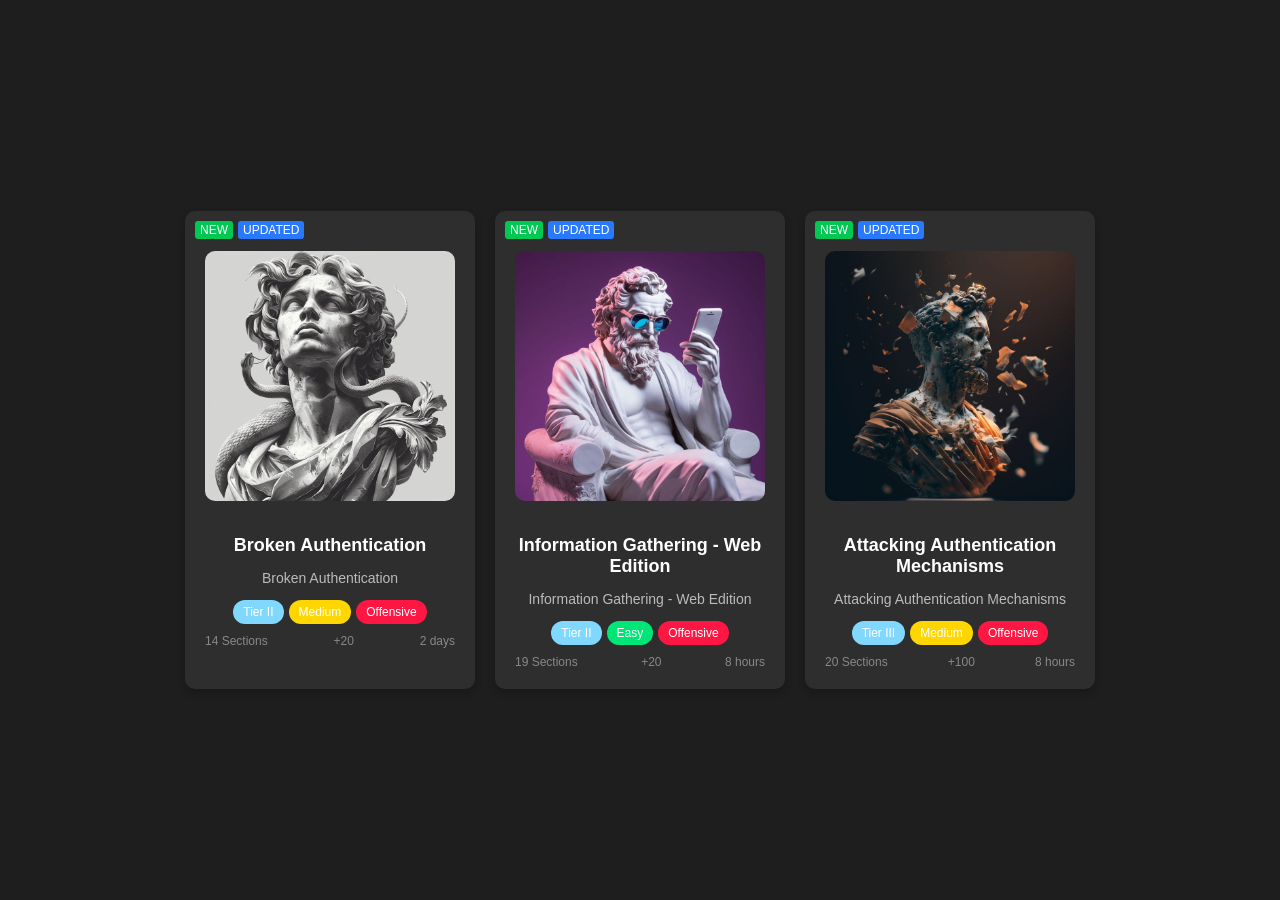
<file: FullSet/New folder (4)/index.html>
<!DOCTYPE html>
<html lang="en">
<head>
    <meta charset="UTF-8">
    <meta name="viewport" content="width=device-width, initial-scale=1.0">
    <title>Course Cards</title>
    <link rel="stylesheet" href="style.css">
</head>
<body>
    <div class="card-container">
        <div class="card">
            <div class="card-header">
                <span class="new-tag">NEW</span>
                <span class="updated-tag">UPDATED</span>
                <span class="heart-icon"></span>
            </div>
            <img src="1.jpeg" alt="Broken Authentication" class="card-image">
            <h2>Broken Authentication</h2>
            <p>Broken Authentication</p>
            <div class="tags">
                <span class="tier">Tier II</span>
                <span class="difficulty medium">Medium</span>
                <span class="type offensive">Offensive</span>
            </div>
            <div class="details">
                <span>14 Sections</span>
                <span>+20</span>
                <span>2 days</span>
            </div>
        </div>
        <div class="card">

            <div class="card-header">
                <span class="new-tag">NEW</span>
                <span class="updated-tag">UPDATED</span>

            </div>
            <img src="2.jpeg" alt="Information Gathering - Web Edition" class="card-image">
            <h2>Information Gathering - Web Edition</h2>
            <p>Information Gathering - Web Edition</p>
            <div class="tags">
                <span class="tier">Tier II</span>
                <span class="difficulty easy">Easy</span>
                <span class="type offensive">Offensive</span>
            </div>
            <div class="details">
                <span>19 Sections</span>
                <span>+20</span>
                <span>8 hours</span>
            </div>
        </div>
        <div class="card">
            <div class="card-header">
                <span class="new-tag">NEW</span>
                <span class="updated-tag">UPDATED</span>

            </div>
            <img src="3.jpeg" alt="Attacking Authentication Mechanisms" class="card-image">
            <h2>Attacking Authentication Mechanisms</h2>
            <p>Attacking Authentication Mechanisms</p>
            <div class="tags">
                <span class="tier">Tier III</span>
                <span class="difficulty medium">Medium</span>
                <span class="type offensive">Offensive</span>
            </div>
            <div class="details">
                <span>20 Sections</span>
                <span>+100</span>
                <span>8 hours</span>
            </div>
        </div>
    </div>
</body>
</html>
</file>
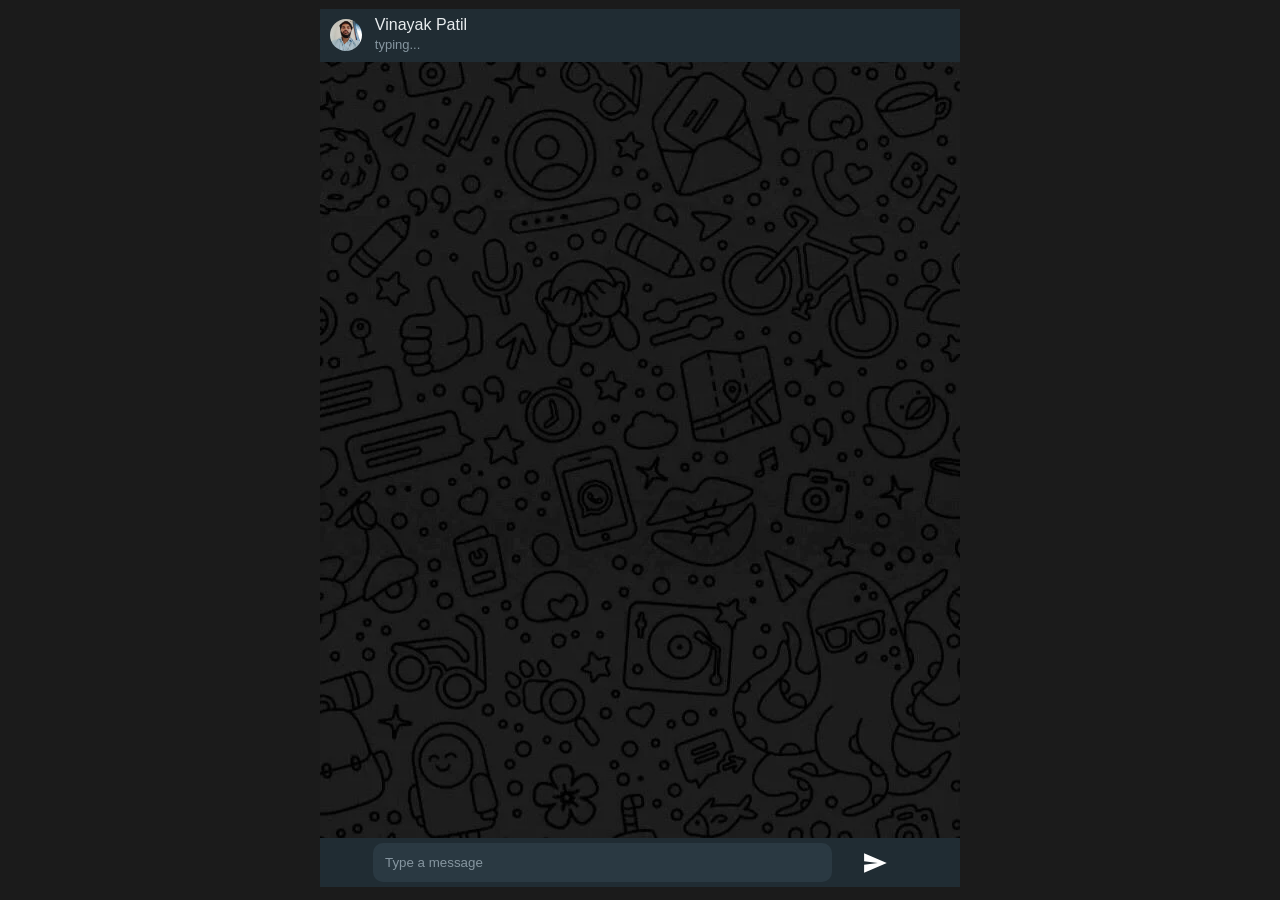
<file: Net_Caerus/Portfolio/index.html>
<!DOCTYPE html>
<html lang="en">

<head>
    <meta charset="UTF-8">
    <meta http-equiv="X-UA-Compatible" content="IE=edge">
    <link rel="stylesheet" href="style.css">
    <script src="script.js"></script>
    <meta name="viewport" content="width=device-width, initial-scale=1.0">
    <meta property="og:site_name" content="View Vinayak Patil's Portfolio Website">
    <meta property="og:title" content="Developer | Tech Enthusiast" />
    <meta property="og:description"
        content="Hello there 👋🏻,My name is Vinayak Ramchandra Patil.I am a Computer Engineering student at Ch. Shivaji University 👨🏻‍💻📚I am eager to hear about potential career opportunities, so I would be pleased to chat about job openings in the engineering sphere.Send 'help' to know more about me." />
    <meta property="og:image" itemprop="image" content="https://vinayak-portfolio-09.herokuapp.com/images/dp.jpg">
    <meta property="og:type" content="website" />

    <link itemprop="thumbnailUrl" href="https://vinayak-portfolio-09.herokuapp.com/images/dp.jpg">
    <!-- No need to change anything here -->
    <meta property="og:type" content="website" />
    <meta property="og:image:type" content="image/jpeg">

    <!-- Size of image. Any size up to 300. Anything above 300px will not work in WhatsApp -->
    <meta property="og:image:width" content="300">
    <meta property="og:image:height" content="300">
    <meta property="og:updated_time" content="1440432930" />

    <title>Developer | Tech Enthusiast | </title>
</head>

<body onload="startFunction()">

    <link itemprop="thumbnailUrl" href="https://vinayak-portfolio-09.herokuapp.com/images/dp.jpg">
    <span itemprop="thumbnail" itemscope itemtype="http://schema.org/ImageObject">
        <link itemprop="url" href="https://vinayak-portfolio-09.herokuapp.com/images/dp.jpg">
    </span>

    <nav>

        <div class="navbar">
            <img class="dpimg" onclick="openFullScreenDP()" src="images/squareDp.jpg" alt="">
            <div class="personalInfo">
                <label id="name">Vinayak Patil</label>
                <label id="lastseen">last seen today at 3:24 pms</label>
            </div>
        </div>

    </nav>


    <div class="scrollable" id="myScrollable">

        <div class="fullScreenDP" id="fullScreenDP">
            <div class="insideDP">
                <img class="dp" src="images/squareDp.jpg" alt="">
                <svg class="closeBTN" onclick="closeFullDP()" xmlns="http://www.w3.org/2000/svg" width="64px"
                    viewBox="0 0 512 512" height="64px">
                    <path class="btnColor" fill="#E04F5F"
                        d="M504.1,256C504.1,119,393,7.9,256,7.9C119,7.9,7.9,119,7.9,256C7.9,393,119,504.1,256,504.1C393,504.1,504.1,393,504.1,256z" />
                    <path fill="#FFF"
                        d="M285,256l72.5-84.2c7.9-9.2,6.9-23-2.3-31c-9.2-7.9-23-6.9-30.9,2.3L256,222.4l-68.2-79.2c-7.9-9.2-21.8-10.2-31-2.3c-9.2,7.9-10.2,21.8-2.3,31L227,256l-72.5,84.2c-7.9,9.2-6.9,23,2.3,31c4.1,3.6,9.2,5.3,14.3,5.3c6.2,0,12.3-2.6,16.6-7.6l68.2-79.2l68.2,79.2c4.3,5,10.5,7.6,16.6,7.6c5.1,0,10.2-1.7,14.3-5.3c9.2-7.9,10.2-21.8,2.3-31L285,256z" />
                </svg>
            </div>
        </div>

        <div id="chatting" class="chatting">
            <ul id="listUL">
            </ul>
        </div>
    </div>


    <footer>
        <div class="sendBar">
            <input id="inputMSG" onkeypress="isEnter(event)" type="text" placeholder="Type a message" autofocus>
            <svg onclick="sendMsg()" viewBox="0 0 24 24" width="24" height="24" class="">
                <path fill="currentColor"
                    d="M1.101 21.757 23.8 12.028 1.101 2.3l.011 7.912 13.623 1.816-13.623 1.817-.011 7.912z"></path>
            </svg>
        </div>
    </footer>

</body>

</html>
</file>
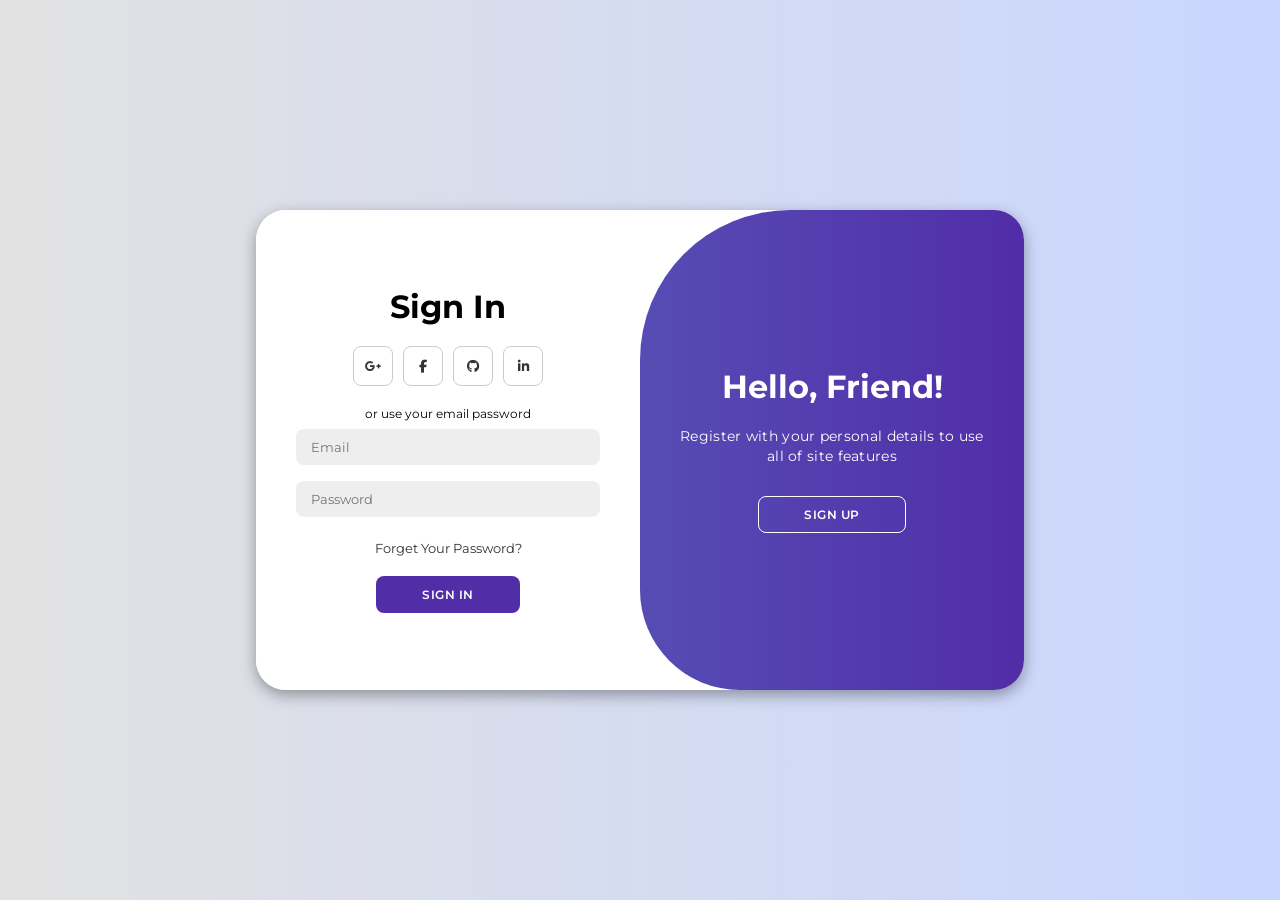
<file: Final_Project_Web/Modern-Login-master/Modern-Login-master/index.html>
<!DOCTYPE html>
<html lang="en">

<head>
    <meta charset="UTF-8">
    <meta name="viewport" content="width=device-width, initial-scale=1.0">
    <link rel="stylesheet" href="https://cdnjs.cloudflare.com/ajax/libs/font-awesome/6.4.2/css/all.min.css">
    <link rel="stylesheet" href="style.css">
    <title> Login Page | Naviya</title>
</head>

<body>

    <div class="container" id="container">
        <div class="form-container sign-up">
            <form>
                <h1>Create Account</h1>
                <div class="social-icons">
                    <a href="#" class="icon"><i class="fa-brands fa-google-plus-g"></i></a>
                    <a href="#" class="icon"><i class="fa-brands fa-facebook-f"></i></a>
                    <a href="#" class="icon"><i class="fa-brands fa-github"></i></a>
                    <a href="#" class="icon"><i class="fa-brands fa-linkedin-in"></i></a>
                </div>
                <span>or use your email for registeration</span>
                <input type="text" placeholder="Name">
                <input type="email" placeholder="Email">
                <input type="password" placeholder="Password">
                <button>Sign Up</button>
            </form>
        </div>
        <div class="form-container sign-in">
            <form>
                <h1>Sign In</h1>
                <div class="social-icons">
                    <a href="#" class="icon"><i class="fa-brands fa-google-plus-g"></i></a>
                    <a href="#" class="icon"><i class="fa-brands fa-facebook-f"></i></a>
                    <a href="#" class="icon"><i class="fa-brands fa-github"></i></a>
                    <a href="#" class="icon"><i class="fa-brands fa-linkedin-in"></i></a>
                </div>
                <span>or use your email password</span>
                <input type="email" placeholder="Email">
                <input type="password" placeholder="Password">
                <a href="#">Forget Your Password?</a>
                <button>Sign In</button>
            </form>
        </div>
        <div class="toggle-container">
            <div class="toggle">
                <div class="toggle-panel toggle-left">
                    <h1>Welcome Back!</h1>
                    <p>Enter your personal details to use all of site features</p>
                    <button class="hidden" id="login">Sign In</button>
                </div>
                <div class="toggle-panel toggle-right">
                    <h1>Hello, Friend!</h1>
                    <p>Register with your personal details to use all of site features</p>
                    <button class="hidden" id="register">Sign Up</button>
                </div>
            </div>
        </div>
    </div>

    <script src="script.js"></script>
</body>

</html>
</file>
<file: FullSet/New folder (4)/style.css>
body {
    font-family: Arial, sans-serif;
    background-color: #1e1e1e;
    color: #fff;
    display: flex;
    justify-content: center;
    align-items: center;
    height: 100vh;
    margin: 0;
}

.card-container {
    display: flex;
    gap: 20px;
}

.card {
    background-color: #2e2e2e;
    border-radius: 10px;
    box-shadow: 0 4px 8px rgba(0, 0, 0, 0.2);
    width: 250px;
    padding: 20px;
    text-align: center;
    position: relative;
    color: #fff;
}

.card-header {
    position: absolute;
    top: 10px;
    left: 10px;
    display: flex;
    gap: 5px;
}

.new-tag, .updated-tag, .heart-icon {
    padding: 2px 5px;
    border-radius: 3px;
    font-size: 12px;
    color: #fff;
}

.new-tag {
    background-color: #00c853;
}

.updated-tag {
    background-color: #2979ff;
}

.heart-icon {
    background-color: transparent;
    color: red;
    font-size: 20px;
    position: absolute;
    top: 10px;
    right: 10px;
}

.card-image {
    width: 100%;
    height: auto;
    border-radius: 10px;
    margin: 20px 0;
}

h2 {
    margin: 10px 0;
    font-size: 18px;
}

p {
    font-size: 14px;
    color: #bbb;
}

.tags {
    display: flex;
    justify-content: center;
    gap: 5px;
    margin: 10px 0;
}

.tier, .difficulty, .type {
    padding: 5px 10px;
    border-radius: 15px;
    font-size: 12px;
    color: #fff;
}

.tier {
    background-color: #80d8ff;
}

.difficulty.easy {
    background-color: #00e676;
}

.difficulty.medium {
    background-color: #ffd600;
}

.type.offensive {
    background-color: #ff1744;
}

.details {
    display: flex;
    justify-content: space-between;
    margin-top: 10px;
    font-size: 12px;
    color: #888;
}
</file>
<file: Net_Caerus/Portfolio/style.css>
*{
    padding: 0;
    margin: 0;
    font-family: Verdana, Tahoma, sans-serif;
}

body{
    padding-top: 1vh;
    background-color: #1b1b1b;
    background-size: unset;
    background-repeat: repeat;
    height: 98vh;
}

nav{
    display: flex;
    height: 6%;
    background-color: #202c33;
}

.navbar{
    width: 100%;
    display: flex;
}


.dpimg{
    cursor: pointer;
    border-radius: 100%;
    width: 5%;
    height: 5%;
    height: auto;
    margin: auto 0px;
    margin-left: 10px;
}

.navbar .personalInfo{
    line-height: 100%;
    display: flex;
    flex-direction: column;
    margin: auto 0px;
    margin-left: 2%;
}

.personalInfo #name{
    color: #e9edef;
    margin-bottom: 4px;
}

.personalInfo #lastseen{
    color: #8696a0;
    font-size: small;
}


.scrollable{
    overflow-y: scroll;
    color: #fff;
    display: flex;
    height: 88%;
    flex-direction: column;
    background-image: url('images/bg.webp');
    align-items: flex-end;
    position: relative;
    -ms-overflow-style: none; 
    scrollbar-width: none; 
    position: relative;
}

.scrollable .chatting{
    overflow-y: scroll;
    -ms-overflow-style: none; 
    scrollbar-width:none; 
    position: relative;
    height: 100%;
    width: 100%;
}

.scrollable .chatting::-webkit-scrollbar {
    display: none;
  }

#listUL{
    overflow-y: hidden;
    position: static;
    width: 100%;
    bottom: 0;
    list-style-type: none;
    display: flex;
    flex-direction: column;
}

#listUL li{
    width: 100%;
    text-decoration: none;
    flex-direction: row-reverse;
}

.sent{
    text-align: end;
    float: right;
    width: auto;
    max-width: 45%;
}

.green{
    margin: 5px;
    text-align: start;
    width: auto;
    padding: 10px;
    background-color: #005c4b;
    border-radius: 15px 15px 0px;
}

#sentlabel{
    color: #94bab3;
    display: block;
    text-align: end;
    font-size: x-small;
}

.recieved{
    float: left;
    width: 45%;
    max-width: 45%;
    background-color: red;

}


.grey{
    max-width: 45%;
    margin: 5px;
    text-align: start;
    width: auto;
    padding: 10px;
    background-color: #202c33;
    border-radius: 0px 15px 15px;
}

.grey .mapview{
    margin: auto;
    display: flex;
    padding: 5px;
}

.add address{
    margin-top: 10px;
    padding-left: 15px;
}

.map{
    margin: auto;
    width: 100%;
    border-radius: 10px;
}

.dateLabel{
    color: #94bab3;
    display: block;
    text-align: end;
    font-size: x-small;
}


/* help menu bold words color  */

.sk .bold{
    color: rgba(219, 154, 33, 0.822);
}


/* resume thumbnail in received class*/
.resumeThumbnail{
    width: 100%;
    border-radius: 10px 10px 0px 0px;
}

.downloadSpace{
    background-color: #1d282f;
    display: flex;
    width: 100%;
}
.downloadSpace .pdfname{
    display: flex;
    width: 100%;
}
.pdfname label{
    margin: auto 0px;
}
.downloadSpace img{
    width: 30px;
    cursor: pointer;
    margin: 5px;
}

/* this css is used for embedded html in messages */
.bold{
    font-weight: bold;
}

.alink{
    color: goldenrod;
    transition: all 600ms ease;
    text-decoration: none;
}

.alink:hover{
    text-decoration: none;
    color: green;
}

/* this css is used for social links message */

.social{
    padding: 10px;
}

.social .socialItem{
    width: 100%;
    border-radius: 10px;
    background-color: #94bab3;
    cursor: pointer;
    display: flex;
    margin-bottom: 10px;
    transition: all 500ms ease-in-out;
}

.social .socialItemI{
    margin: auto;
    padding: 10px;
    flex-direction: column;
}

.social .socialItem:hover{
    background-color: rgba(58, 170, 58, 0.863);
}
#call{
    flex-direction: column;
    text-align: center;
}

.number{
    display: none;
}




.scrollable .fullScreenDP{
    transition: all 700ms ease-in-out;
    position: absolute;;
    width: 100%;
    height: 100%;
    display: none;
    flex-direction: column;
    background-color: #2f2f2fec;
    z-index: 1000;
}

.scrollable .fullScreenDP .insideDP{
    display: flex;
    margin: auto;
    scrollbar-width: 0px;
}

.closeBTN{
    width: 30px;
    height: 30px;
    display: block;
    position: absolute;
    margin-left: 6%;
    margin-top: 5px;
    cursor: pointer;
    
}

.btnColor{
    fill: rgba(0, 0, 0, 0.692);
    transition: all 400ms ease-in-out;
}

.closeBTN:hover .btnColor{
    fill: red;
}



.scrollable .fullScreenDP .insideDP .dp{
    width: 90%;
    margin: auto;
    border-radius: 10px;
}







footer{
    position: relative;
    left: 0;
    bottom: 0;
    width: 100%;
    color: white;
    text-align: center;
    height: auto;
    background-color: #202c33;
    text-align: center;
}

.sendBar{
    display: flex;
    height: 100%;
    width: 100%;
    margin: auto;
}
.sendBar svg{
    margin: auto;
    height: 40%;
    min-height: 40%;

}

.sendBar input[type='text']{
    margin: auto;
    margin: 5px;
    border-radius: 10px;
    padding: 10px;
    color: #fff;
    float: left;
    width: 80%;
    height: 100%;
    outline-color: transparent;
    accent-color: transparent;
    background-color: #2a3942;
    outline: none;
    border-color: transparent;
}


::placeholder { 
    color: #8696a0;
    opacity: 1; 
  }
  
  :-ms-input-placeholder { 
    color: #8696a0;
  }
  
  ::-ms-input-placeholder { 
    color: #8696a0;
  }



@media screen and (min-width: 1024px) {

    body{
        margin: auto;
        width: 50vw;
    }

    .sendBar{
        width: 85%;
    }

    .scrollable{
        -ms-overflow-style: none; 
        scrollbar-width: none; 
        position: relative;
        overflow: hidden;
    }

    

    .scrollable .fullScreenDP{
        display: none;
        width: 100%;
        height: 100%;
        overflow-y: scroll;
    }


    .scrollable .fullScreenDP .insideDP{
        display: flex;
        width: 70%;
    }


    .scrollable .fullScreenDP .dp{
        width: 50%;
        margin: auto;
    }

    .scrollable .closeBTN{
        margin-top: 15px;
    }

    #call:hover .number{
        display: block;
        height: auto;
    }
}
</file>
<file: Final_Project_Web/Modern-Login-master/Modern-Login-master/style.css>
@import url('https://fonts.googleapis.com/css2?family=Montserrat:wght@300;400;500;600;700&display=swap');

*{
    margin: 0;
    padding: 0;
    box-sizing: border-box;
    font-family: 'Montserrat', sans-serif;
}

body{
    background-color: #c9d6ff;
    background: linear-gradient(to right, #e2e2e2, #c9d6ff);
    display: flex;
    align-items: center;
    justify-content: center;
    flex-direction: column;
    height: 100vh;
}

.container{
    background-color: #fff;
    border-radius: 30px;
    box-shadow: 0 5px 15px rgba(0, 0, 0, 0.35);
    position: relative;
    overflow: hidden;
    width: 768px;
    max-width: 100%;
    min-height: 480px;
}

.container p{
    font-size: 14px;
    line-height: 20px;
    letter-spacing: 0.3px;
    margin: 20px 0;
}

.container span{
    font-size: 12px;
}

.container a{
    color: #333;
    font-size: 13px;
    text-decoration: none;
    margin: 15px 0 10px;
}

.container button{
    background-color: #512da8;
    color: #fff;
    font-size: 12px;
    padding: 10px 45px;
    border: 1px solid transparent;
    border-radius: 8px;
    font-weight: 600;
    letter-spacing: 0.5px;
    text-transform: uppercase;
    margin-top: 10px;
    cursor: pointer;
}

.container button.hidden{
    background-color: transparent;
    border-color: #fff;
}

.container form{
    background-color: #fff;
    display: flex;
    align-items: center;
    justify-content: center;
    flex-direction: column;
    padding: 0 40px;
    height: 100%;
}

.container input{
    background-color: #eee;
    border: none;
    margin: 8px 0;
    padding: 10px 15px;
    font-size: 13px;
    border-radius: 8px;
    width: 100%;
    outline: none;
}

.form-container{
    position: absolute;
    top: 0;
    height: 100%;
    transition: all 0.6s ease-in-out;
}

.sign-in{
    left: 0;
    width: 50%;
    z-index: 2;
}

.container.active .sign-in{
    transform: translateX(100%);
}

.sign-up{
    left: 0;
    width: 50%;
    opacity: 0;
    z-index: 1;
}

.container.active .sign-up{
    transform: translateX(100%);
    opacity: 1;
    z-index: 5;
    animation: move 0.6s;
}

@keyframes move{
    0%, 49.99%{
        opacity: 0;
        z-index: 1;
    }
    50%, 100%{
        opacity: 1;
        z-index: 5;
    }
}

.social-icons{
    margin: 20px 0;
}

.social-icons a{
    border: 1px solid #ccc;
    border-radius: 20%;
    display: inline-flex;
    justify-content: center;
    align-items: center;
    margin: 0 3px;
    width: 40px;
    height: 40px;
}

.toggle-container{
    position: absolute;
    top: 0;
    left: 50%;
    width: 50%;
    height: 100%;
    overflow: hidden;
    transition: all 0.6s ease-in-out;
    border-radius: 150px 0 0 100px;
    z-index: 1000;
}

.container.active .toggle-container{
    transform: translateX(-100%);
    border-radius: 0 150px 100px 0;
}

.toggle{
    background-color: #512da8;
    height: 100%;
    background: linear-gradient(to right, #5c6bc0, #512da8);
    color: #fff;
    position: relative;
    left: -100%;
    height: 100%;
    width: 200%;
    transform: translateX(0);
    transition: all 0.6s ease-in-out;
}

.container.active .toggle{
    transform: translateX(50%);
}

.toggle-panel{
    position: absolute;
    width: 50%;
    height: 100%;
    display: flex;
    align-items: center;
    justify-content: center;
    flex-direction: column;
    padding: 0 30px;
    text-align: center;
    top: 0;
    transform: translateX(0);
    transition: all 0.6s ease-in-out;
}

.toggle-left{
    transform: translateX(-200%);
}

.container.active .toggle-left{
    transform: translateX(0);
}

.toggle-right{
    right: 0;
    transform: translateX(0);
}

.container.active .toggle-right{
    transform: translateX(200%);
}
</file>
